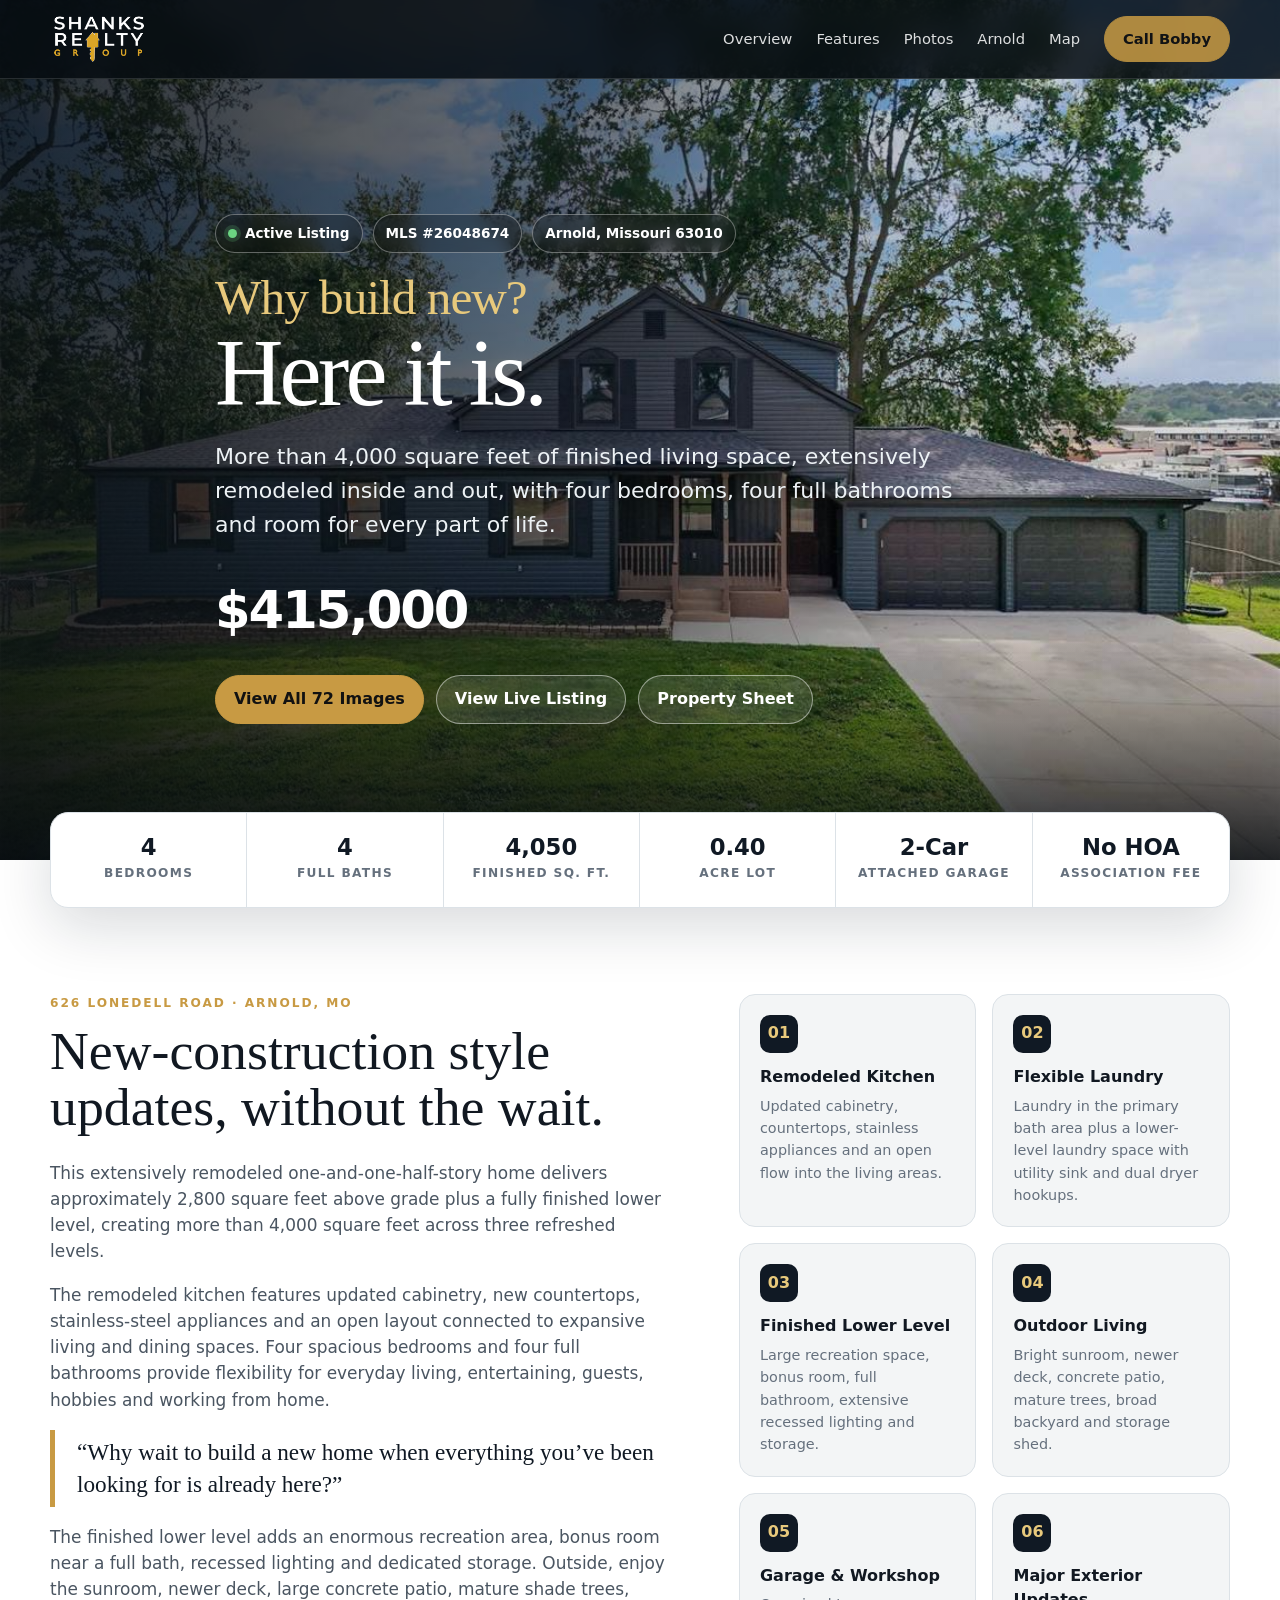
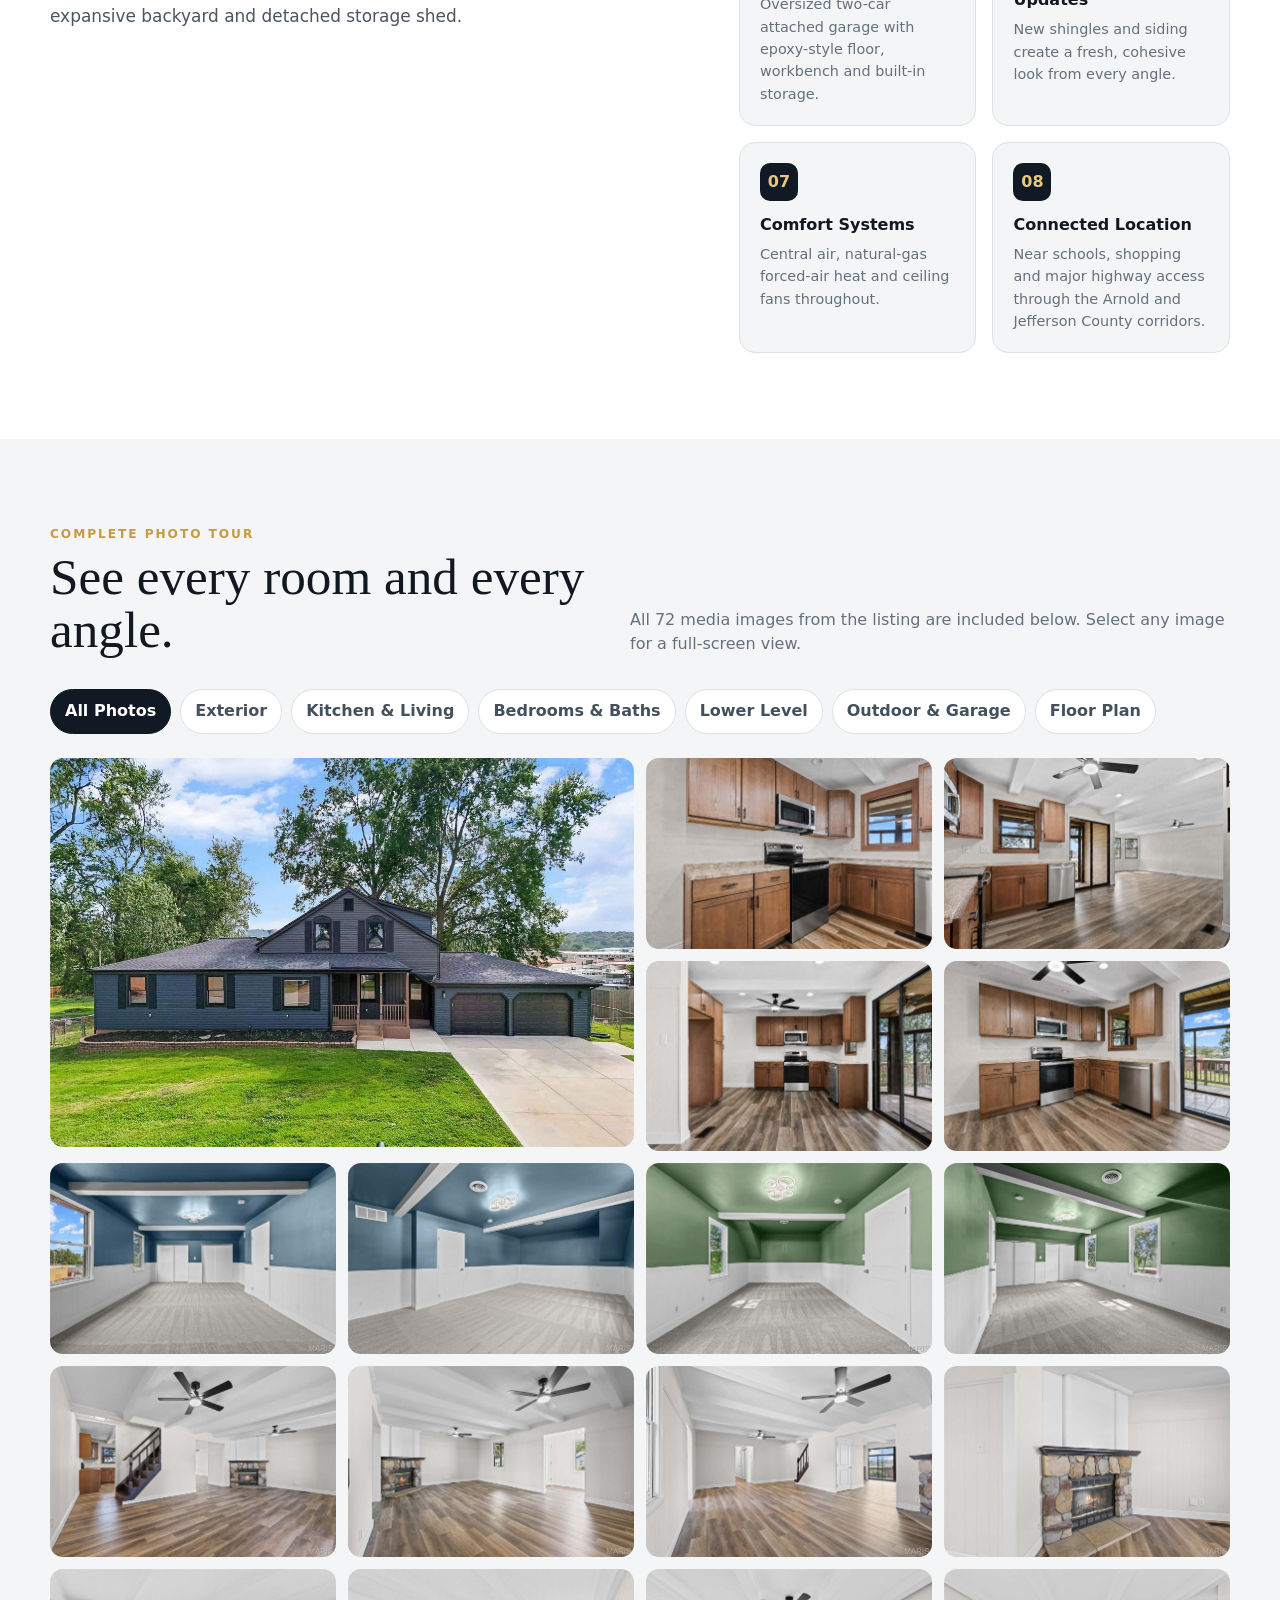
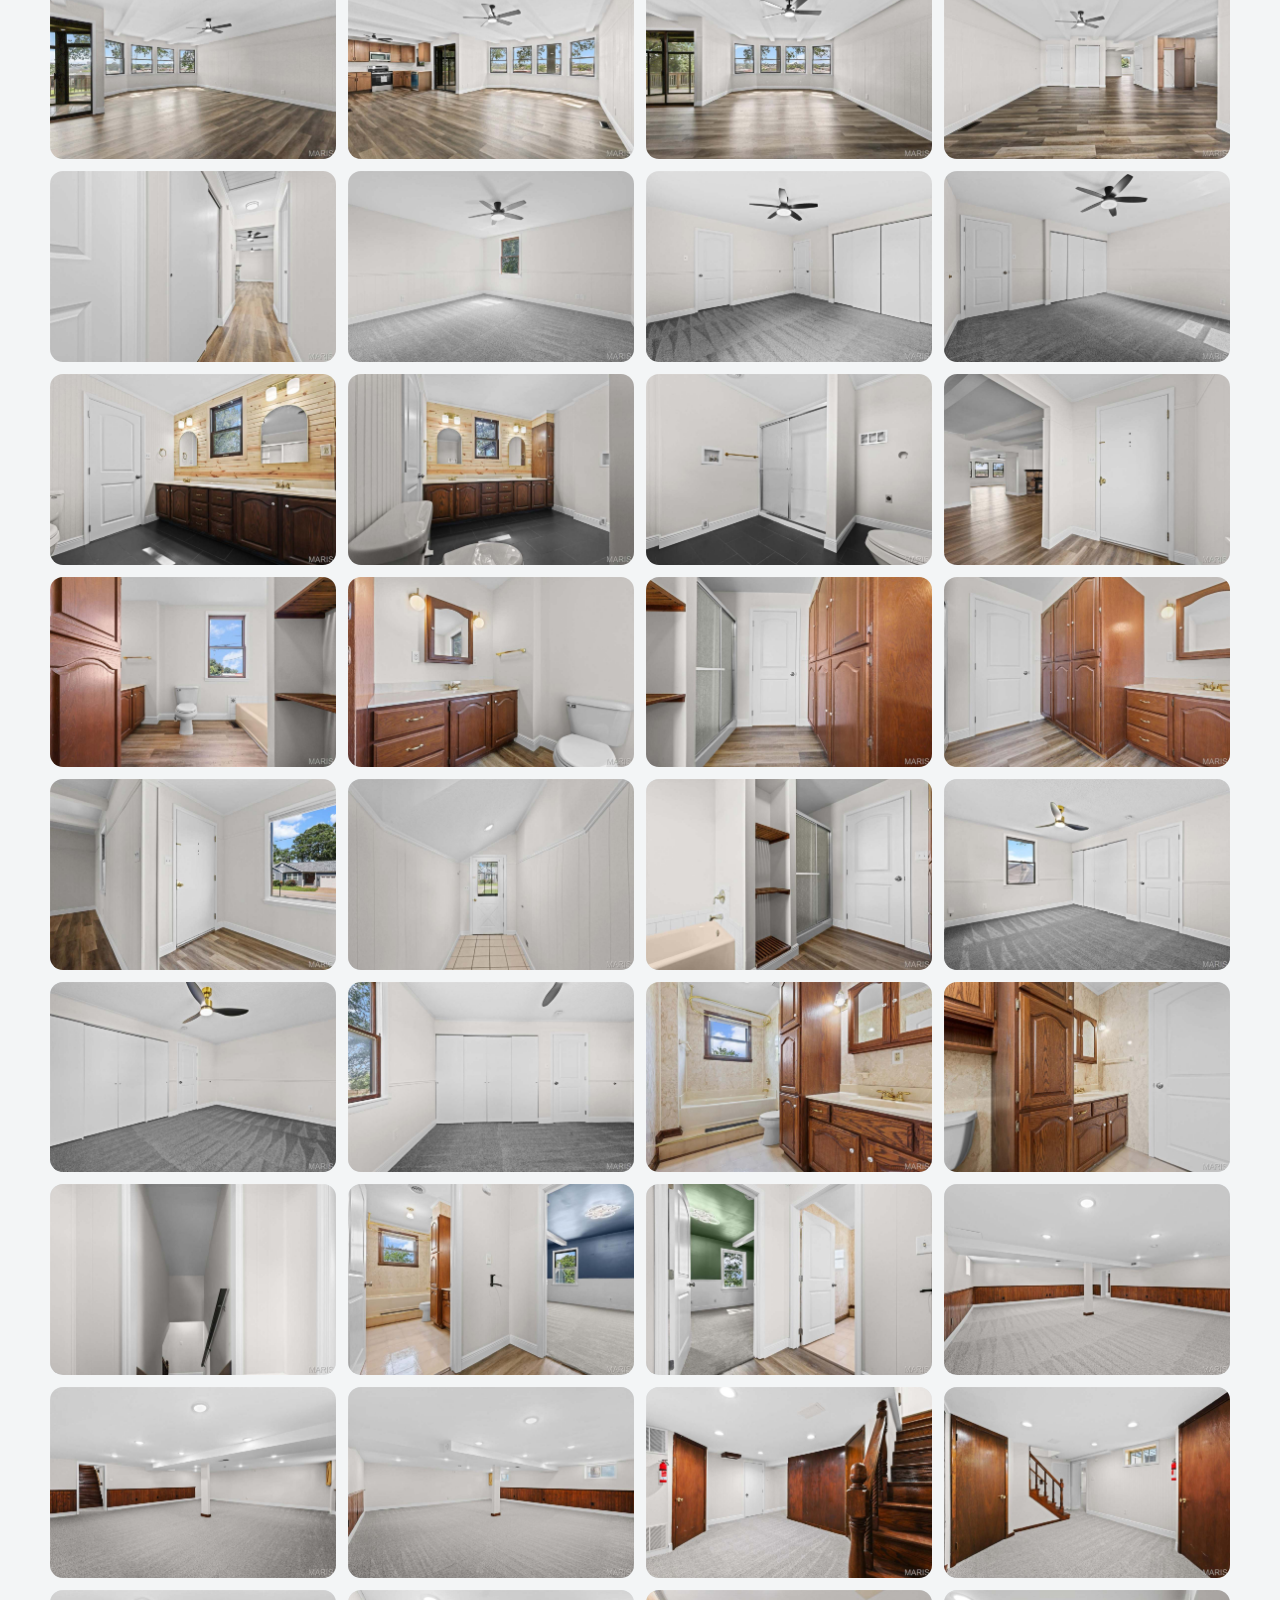
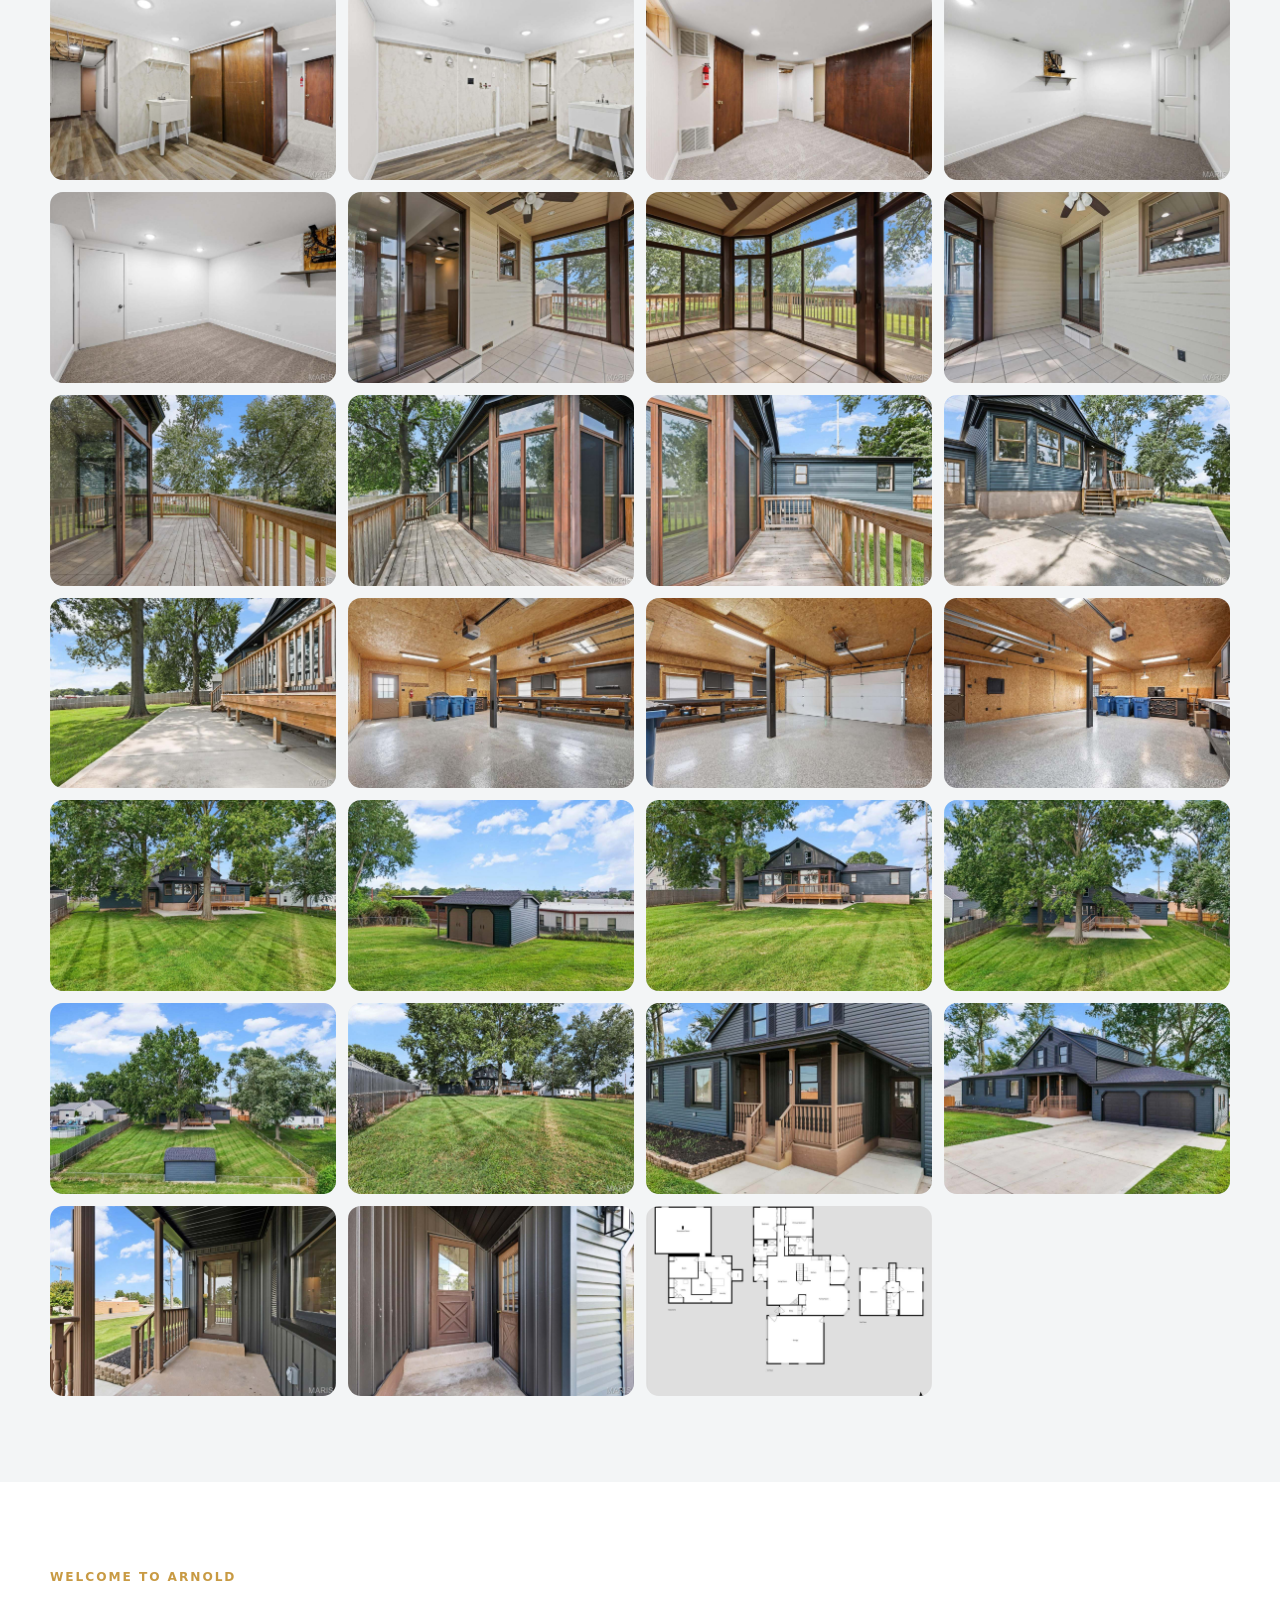
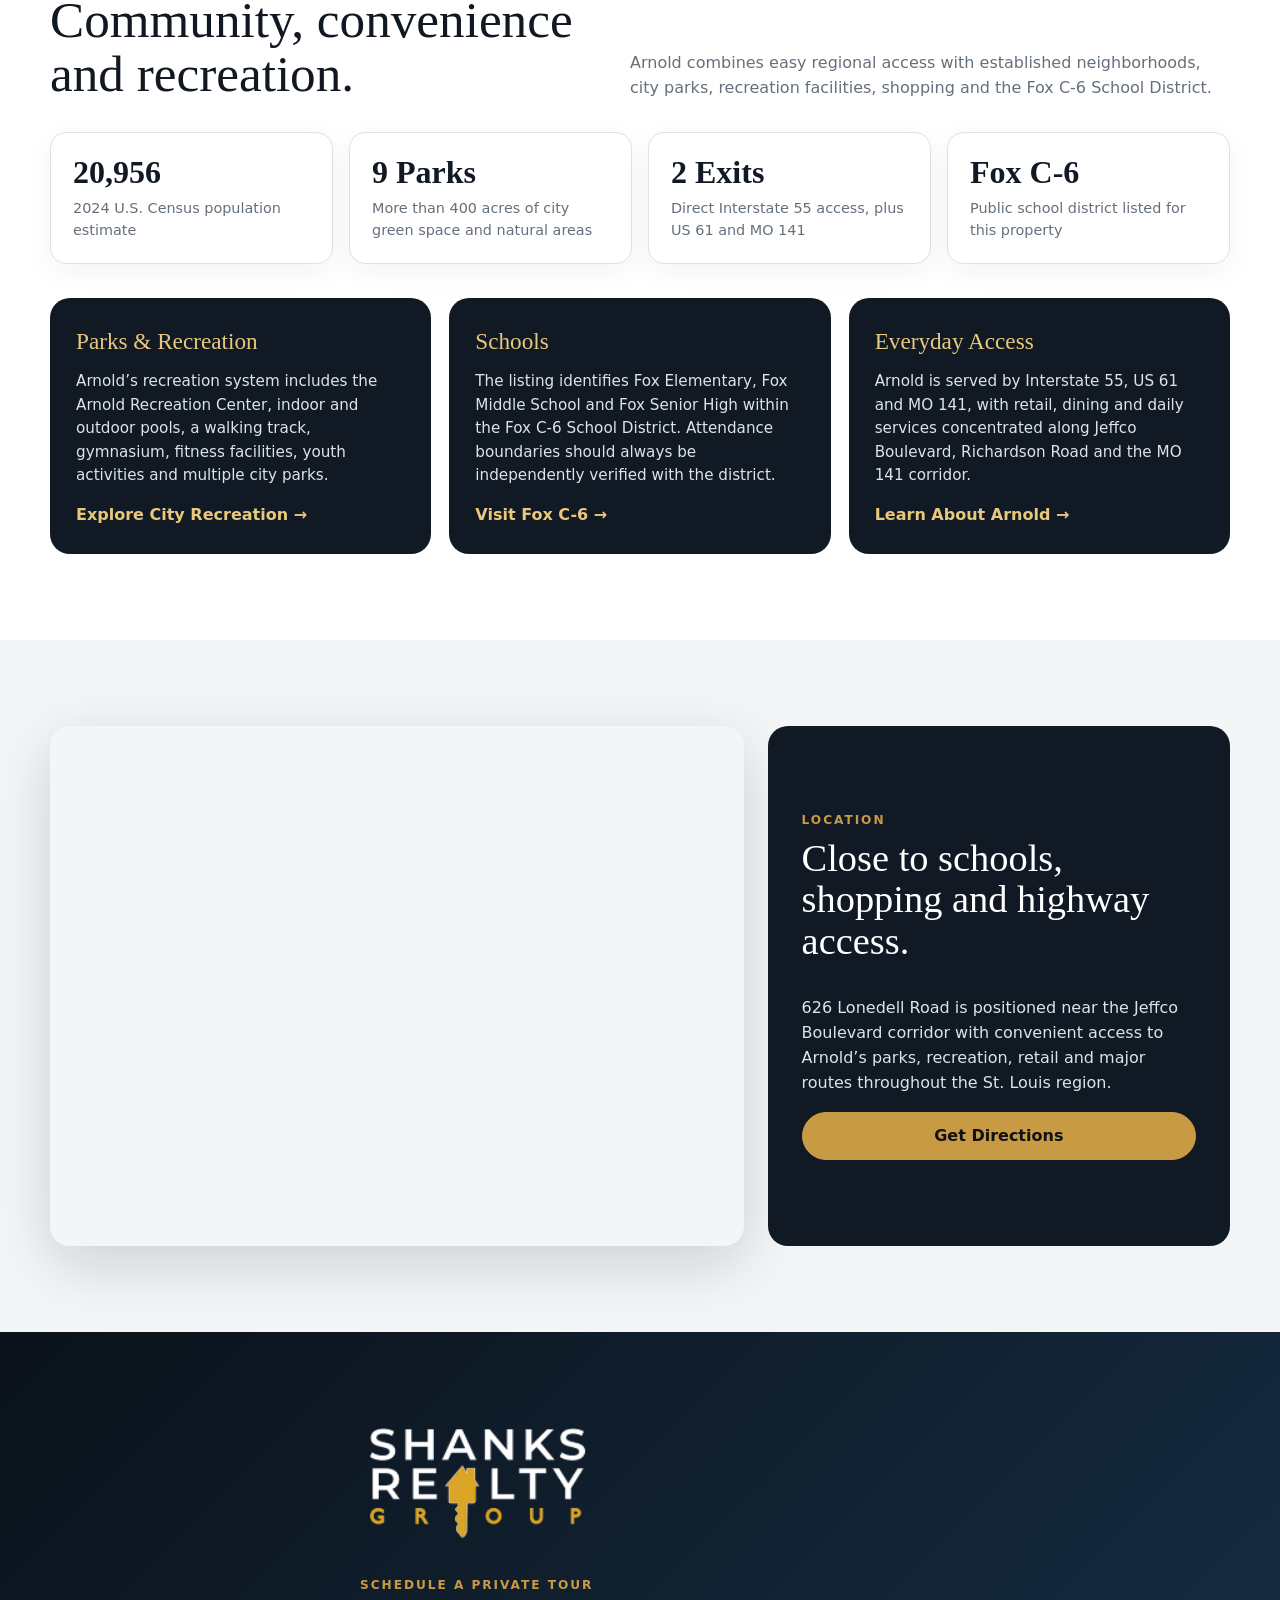
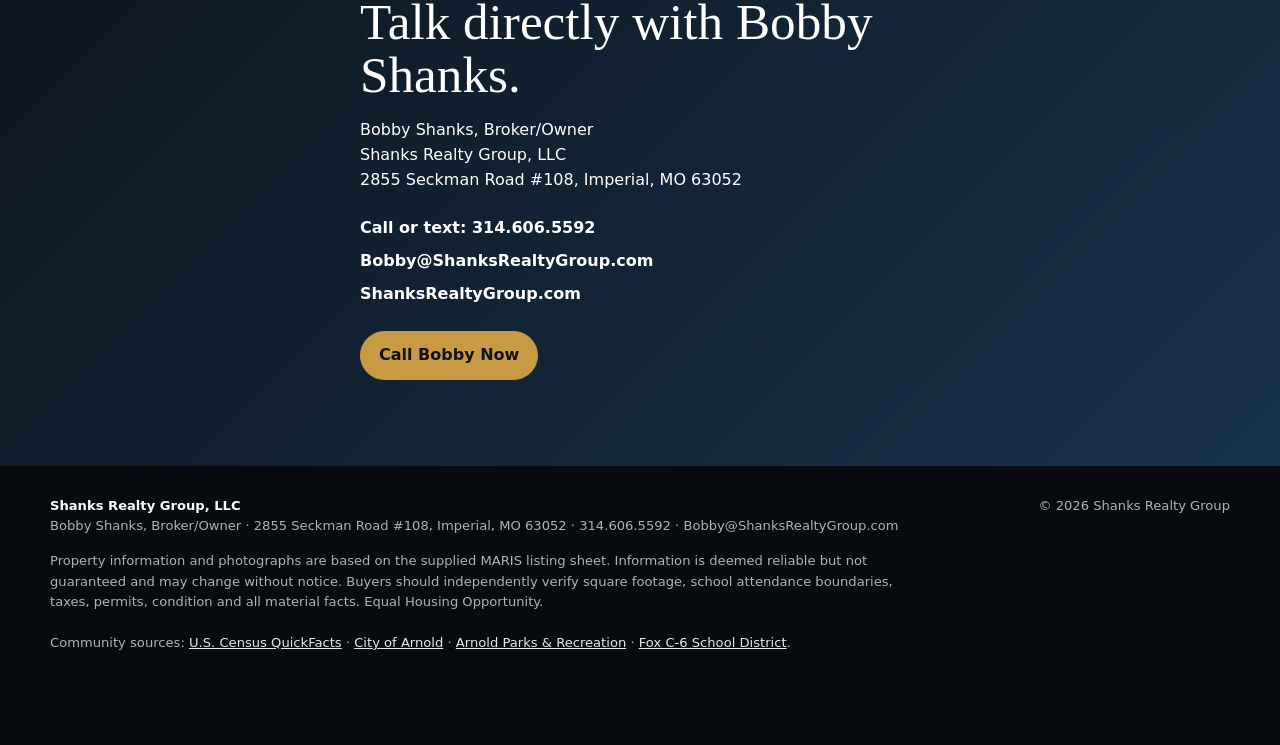
<file: index.html>
<!doctype html>
<html lang="en">
<head>
  <meta charset="utf-8">
  <meta name="viewport" content="width=device-width, initial-scale=1">
  <title>626 Lonedell Road, Arnold MO | Shanks Realty Group</title>
  <meta name="description" content="Explore 626 Lonedell Road in Arnold, Missouri: more than 4,000 finished square feet, 4 bedrooms, 4 full baths, a finished lower level, sunroom, deck, large yard and extensive 2025–2026 remodeling.">
  <meta name="theme-color" content="#101924">
  <meta property="og:type" content="website">
  <meta property="og:title" content="626 Lonedell Road | Arnold, Missouri">
  <meta property="og:description" content="Why build new? This extensively remodeled 4-bedroom, 4-bath home offers more than 4,000 finished square feet.">
  <meta property="og:image" content="./assets/gallery/photo-01.jpg">
  <meta name="twitter:card" content="summary_large_image">
  <link rel="icon" href="data:image/svg+xml,<svg xmlns=%22http://www.w3.org/2000/svg%22 viewBox=%220 0 100 100%22><rect width=%22100%22 height=%22100%22 rx=%2216%22 fill=%22%23080909%22/><text x=%2250%22 y=%2262%22 text-anchor=%22middle%22 font-size=%2242%22 font-family=%22Arial%22 font-weight=%22700%22 fill=%22%23d7aa52%22>SRG</text></svg>">
  <style>
    :root{
      --ink:#111821; --muted:#65707d; --paper:#fff; --soft:#f3f5f6;
      --navy:#101924; --navy2:#18324b; --gold:#c89a43; --gold2:#e8c97c;
      --line:#dce2e7; --shadow:0 18px 60px rgba(11,25,39,.16); --radius:20px;
    }
    *{box-sizing:border-box}
    html{scroll-behavior:smooth;scroll-padding-top:96px}
    body{margin:0;color:var(--ink);background:var(--paper);font-family:Inter,ui-sans-serif,system-ui,-apple-system,BlinkMacSystemFont,"Segoe UI",sans-serif;line-height:1.55}
    body.no-scroll{overflow:hidden}
    a{color:inherit}
    img{display:block;max-width:100%}
    button,input,textarea{font:inherit}
    .wrap{width:min(1180px,calc(100% - 40px));margin:auto}
    .eyebrow{font-size:.76rem;font-weight:800;letter-spacing:.16em;text-transform:uppercase;color:var(--gold)}
    .section{padding:86px 0}
    .section.soft{background:var(--soft)}
    .section-head{display:flex;justify-content:space-between;align-items:end;gap:30px;margin-bottom:32px}
    .section-head h2{font-family:Georgia,"Times New Roman",serif;font-size:clamp(2rem,4vw,3.3rem);line-height:1.05;margin:.35rem 0 0;font-weight:500}
    .section-head p{max-width:600px;margin:0;color:var(--muted)}
    .topbar{position:fixed;inset:0 0 auto;z-index:50;background:rgba(7,12,17,.84);backdrop-filter:blur(14px);border-bottom:1px solid rgba(255,255,255,.13)}
    .topbar-inner{height:78px;display:flex;align-items:center;justify-content:space-between;gap:24px}
    .logo{height:54px;width:auto;flex:0 0 auto}
    .nav{display:flex;align-items:center;gap:24px;color:#fff;font-size:.92rem}
    .nav a{text-decoration:none;opacity:.86}
    .nav a:hover{opacity:1;color:var(--gold2)}
    .nav-cta,.btn{display:inline-flex;align-items:center;justify-content:center;gap:9px;min-height:46px;padding:11px 18px;border-radius:999px;border:1px solid transparent;text-decoration:none;font-weight:800;cursor:pointer;transition:.2s ease}
    .nav-cta,.btn-gold{background:var(--gold);color:#111;border-color:var(--gold)}
    .nav-cta:hover,.btn-gold:hover{background:var(--gold2);transform:translateY(-1px)}
    .btn-dark{background:var(--navy);color:#fff;border-color:var(--navy)}
    .btn-light{background:rgba(255,255,255,.1);color:#fff;border-color:rgba(255,255,255,.48)}
    .btn-outline{background:#fff;color:var(--navy);border-color:var(--line)}
    .hero{min-height:860px;position:relative;display:grid;align-items:end;color:#fff;background:linear-gradient(90deg,rgba(7,12,17,.86) 0%,rgba(7,12,17,.52) 48%,rgba(7,12,17,.14) 75%),url('./assets/gallery/photo-01.jpg') center/cover no-repeat}
    .hero:after{content:"";position:absolute;inset:auto 0 0;height:220px;background:linear-gradient(transparent,rgba(8,13,18,.86))}
    .hero-content{position:relative;z-index:2;padding:170px 0 92px;max-width:850px}
    .status-row{display:flex;flex-wrap:wrap;gap:10px;margin-bottom:23px}
    .pill{display:inline-flex;align-items:center;gap:8px;padding:8px 12px;border:1px solid rgba(255,255,255,.34);border-radius:999px;background:rgba(0,0,0,.24);font-weight:750;font-size:.85rem;backdrop-filter:blur(8px)}
    .pill.active:before{content:"";width:9px;height:9px;border-radius:50%;background:#6bd482;box-shadow:0 0 0 4px rgba(107,212,130,.18)}
    .hero h1{font-family:Georgia,"Times New Roman",serif;font-size:clamp(3.4rem,7.4vw,6.9rem);line-height:.91;margin:0 0 24px;font-weight:500;letter-spacing:-.04em}
    .hero h1 span{display:block;color:var(--gold2);font-size:.52em;letter-spacing:-.02em;margin-bottom:.18em}
    .hero-lead{font-size:clamp(1.1rem,2vw,1.38rem);max-width:760px;color:#edf2f5;margin:0 0 28px}
    .hero-price{font-size:clamp(2.1rem,4vw,3.4rem);font-weight:850;letter-spacing:-.04em;margin:0 0 25px}
    .hero-actions{display:flex;flex-wrap:wrap;gap:12px}
    .facts{position:relative;z-index:3;margin-top:-48px}
    .facts-grid{display:grid;grid-template-columns:repeat(6,1fr);background:#fff;border-radius:18px;box-shadow:var(--shadow);overflow:hidden;border:1px solid var(--line)}
    .fact{padding:22px 18px;text-align:center;border-right:1px solid var(--line)}
    .fact:last-child{border-right:0}
    .fact strong{display:block;color:var(--navy);font-size:1.42rem;line-height:1.1}
    .fact span{font-size:.76rem;text-transform:uppercase;letter-spacing:.11em;color:var(--muted);font-weight:700}
    .story-grid{display:grid;grid-template-columns:1.12fr .88fr;gap:64px;align-items:start}
    .story h2{font-family:Georgia,"Times New Roman",serif;font-size:clamp(2.3rem,4.2vw,4rem);line-height:1.05;margin:10px 0 24px;font-weight:500}
    .story p{font-size:1.06rem;color:#4a5561}
    .quote{font-family:Georgia,"Times New Roman",serif;font-size:1.45rem;line-height:1.4;border-left:5px solid var(--gold);padding:6px 0 6px 22px;color:var(--navy)}
    .feature-grid{display:grid;grid-template-columns:repeat(2,1fr);gap:16px}
    .feature-card{background:var(--soft);border:1px solid var(--line);border-radius:16px;padding:20px}
    .feature-icon{width:38px;height:38px;border-radius:10px;display:grid;place-items:center;background:var(--navy);color:var(--gold2);font-weight:900;margin-bottom:12px}
    .feature-card h3{margin:0 0 5px;font-size:1rem}
    .feature-card p{margin:0;font-size:.9rem;color:var(--muted)}
    .gallery-controls{display:flex;flex-wrap:wrap;gap:9px;margin-bottom:24px}
    .filter{border:1px solid var(--line);background:#fff;border-radius:999px;padding:9px 14px;font-weight:750;cursor:pointer;color:#44505c}
    .filter.active{background:var(--navy);color:#fff;border-color:var(--navy)}
    .gallery-grid{display:grid;grid-template-columns:repeat(4,1fr);gap:12px}
    .gallery-item{position:relative;aspect-ratio:3/2;padding:0;border:0;border-radius:13px;overflow:hidden;background:#dfe5e8;cursor:zoom-in}
    .gallery-item:first-child{grid-column:span 2;grid-row:span 2}
    .gallery-item img{width:100%;height:100%;object-fit:cover;transition:transform .35s ease}
    .gallery-item:hover img{transform:scale(1.045)}
    .gallery-label{position:absolute;left:9px;bottom:9px;background:rgba(4,9,13,.73);color:#fff;border-radius:999px;padding:5px 9px;font-size:.72rem;font-weight:700;opacity:0;transform:translateY(4px);transition:.2s}
    .gallery-item:hover .gallery-label{opacity:1;transform:none}
    .gallery-item[hidden]{display:none}
    .community-grid{display:grid;grid-template-columns:repeat(4,1fr);gap:16px;margin-bottom:34px}
    .community-stat{border-radius:16px;background:#fff;border:1px solid var(--line);padding:22px;box-shadow:0 8px 28px rgba(18,37,53,.05)}
    .community-stat strong{display:block;font-family:Georgia,serif;color:var(--navy);font-size:2rem;line-height:1.1}
    .community-stat span{display:block;margin-top:6px;color:var(--muted);font-size:.9rem}
    .community-panels{display:grid;grid-template-columns:repeat(3,1fr);gap:18px}
    .community-panel{background:var(--navy);color:#fff;border-radius:20px;padding:26px}
    .community-panel h3{margin:0 0 10px;font-family:Georgia,serif;font-size:1.45rem;color:var(--gold2);font-weight:500}
    .community-panel p{margin:0;color:#dce4ea;font-size:.95rem}
    .community-panel a{display:inline-block;margin-top:15px;color:var(--gold2);font-weight:800;text-decoration:none}
    .map-grid{display:grid;grid-template-columns:1.2fr .8fr;gap:24px;align-items:stretch}
    .map-frame{min-height:520px;border:0;width:100%;border-radius:20px;box-shadow:var(--shadow)}
    .map-card{background:var(--navy);color:#fff;border-radius:20px;padding:34px;display:flex;flex-direction:column;justify-content:center}
    .map-card h2{font-family:Georgia,serif;font-size:2.4rem;line-height:1.08;margin:8px 0 18px;font-weight:500}
    .map-card p{color:#dbe4eb}
    .contact{background:linear-gradient(135deg,#0b121a,#18324b);color:#fff}
    .contact-grid{display:grid;grid-template-columns:1fr;gap:24px;align-items:center;justify-content:center;max-width:560px;margin:0 auto}
    .contact-logo{height:130px;width:auto;margin-bottom:28px}
    .contact h2{font-family:Georgia,serif;font-size:clamp(2.2rem,4vw,3.7rem);line-height:1.05;margin:0 0 16px;font-weight:500}
    .contact-links{display:grid;gap:8px;margin:24px 0}
    .contact-links a{text-decoration:none;color:#fff;font-weight:750}
    .footer{background:#070b0f;color:#aab4bd;padding:30px 0 92px;font-size:.82rem}
    .footer-grid{display:grid;grid-template-columns:1fr auto;gap:30px;align-items:start}
    .footer a{color:#e4e9ed}
    .sources{margin-top:15px;max-width:850px}
    .mobile-bar{display:none;position:fixed;z-index:45;inset:auto 0 0;background:#fff;border-top:1px solid var(--line);padding:10px 12px;gap:8px;box-shadow:0 -8px 30px rgba(0,0,0,.12)}
    .mobile-bar .btn{flex:1;min-height:44px;padding:8px 12px}
    .lightbox{position:fixed;z-index:100;inset:0;background:rgba(3,6,9,.94);display:none;align-items:center;justify-content:center;padding:72px 80px 40px}
    .lightbox.open{display:flex}
    .lightbox img{max-width:min(94vw,1400px);max-height:82vh;object-fit:contain;border-radius:8px;box-shadow:0 20px 80px rgba(0,0,0,.55)}
    .lightbox-close,.lightbox-nav{position:absolute;border:1px solid rgba(255,255,255,.28);background:rgba(0,0,0,.35);color:#fff;border-radius:50%;width:48px;height:48px;font-size:1.7rem;cursor:pointer}
    .lightbox-close{top:16px;right:18px}
    .lightbox-nav.prev{left:18px} .lightbox-nav.next{right:18px}
    .lightbox-count{position:absolute;top:26px;left:50%;transform:translateX(-50%);color:#fff;font-weight:800}
    .lightbox-caption{position:absolute;bottom:15px;left:50%;transform:translateX(-50%);color:#dce3e8;text-align:center;width:min(90%,800px)}
    @media(max-width:1000px){
      .nav a:not(.nav-cta){display:none} .hero{min-height:760px}
      .facts-grid{grid-template-columns:repeat(3,1fr)} .fact:nth-child(3){border-right:0} .fact:nth-child(-n+3){border-bottom:1px solid var(--line)}
      .story-grid,.contact-grid,.map-grid{grid-template-columns:1fr} .gallery-grid{grid-template-columns:repeat(3,1fr)}
      .community-grid{grid-template-columns:repeat(2,1fr)} .community-panels{grid-template-columns:1fr}
    }
    @media(max-width:680px){
      html{scroll-padding-top:80px}
      .wrap{width:min(100% - 28px,1180px)} .topbar-inner{height:68px} .logo{height:42px} .nav-cta{padding:9px 13px;font-size:.84rem}
      .hero{min-height:720px;background-position:58% center} .hero-content{padding:130px 0 78px} .hero h1{font-size:3.75rem}
      .facts{margin-top:-28px} .facts-grid{grid-template-columns:repeat(2,1fr)} .fact:nth-child(odd){border-right:1px solid var(--line)} .fact:nth-child(even){border-right:0} .fact:nth-child(-n+4){border-bottom:1px solid var(--line)}
      .section{padding:64px 0} .section-head{display:block} .section-head p{margin-top:12px}
      .story-grid{gap:34px} .feature-grid{grid-template-columns:1fr}
      .gallery-grid{grid-template-columns:repeat(2,1fr);gap:7px} .gallery-item:first-child{grid-column:span 2;grid-row:span 1}
      .gallery-label{display:none} .community-grid{grid-template-columns:1fr 1fr;gap:10px} .community-stat{padding:18px}
      .footer-grid{grid-template-columns:1fr}
      .mobile-bar{display:flex} .footer{padding-bottom:105px} .lightbox{padding:70px 12px} .lightbox-nav{width:42px;height:42px} .lightbox-nav.prev{left:8px} .lightbox-nav.next{right:8px}
    }
    @media(prefers-reduced-motion:reduce){*{scroll-behavior:auto!important;transition:none!important}}
  </style>
  <script type="application/ld+json">
  {
    "@context":"https://schema.org",
    "@type":"SingleFamilyResidence",
    "name":"626 Lonedell Road",
    "address":{"@type":"PostalAddress","streetAddress":"626 Lonedell Road","addressLocality":"Arnold","addressRegion":"MO","postalCode":"63010","addressCountry":"US"},
    "numberOfBedrooms":4,
    "numberOfBathroomsTotal":4,
    "floorSize":{"@type":"QuantitativeValue","value":4050,"unitCode":"FTK"},
    "yearBuilt":1977,
    "image":"./assets/gallery/photo-01.jpg",
    "offers":{"@type":"Offer","price":"415000","priceCurrency":"USD","availability":"https://schema.org/InStock"}
  }
  </script>
</head>
<body>
  <header class="topbar">
    <div class="wrap topbar-inner">
      <a href="#top" aria-label="Shanks Realty Group home"><img class="logo" src="./assets/logo-trimmed.png" alt="Shanks Realty Group"></a>
      <nav class="nav" aria-label="Primary navigation">
        <a href="#overview">Overview</a><a href="#features">Features</a><a href="#gallery">Photos</a><a href="#community">Arnold</a><a href="#map">Map</a>
        <a class="nav-cta" href="tel:+13146065592">Call Bobby</a>
      </nav>
    </div>
  </header>

  <main id="top">
    <section class="hero">
      <div class="wrap hero-content">
        <div class="status-row"><span class="pill active">Active Listing</span><span class="pill">MLS #26048674</span><span class="pill">Arnold, Missouri 63010</span></div>
        <h1><span>Why build new?</span>Here it is.</h1>
        <p class="hero-lead">More than 4,000 square feet of finished living space, extensively remodeled inside and out, with four bedrooms, four full bathrooms and room for every part of life.</p>
        <div class="hero-price">$415,000</div>
        <div class="hero-actions">
          <a class="btn btn-gold" href="#gallery">View All 72 Images</a>
          <a class="btn btn-light" href="https://portal.onehome.com/en-US/share/2990079e62923" target="_blank" rel="noopener">View Live Listing</a>
          <a class="btn btn-light" href="./assets/626-Lonedell-Road-Property-Sheet.pdf" download="626-Lonedell-Road-Property-Sheet.pdf" target="_blank">Property Sheet</a>
        </div>
      </div>
    </section>

    <div class="facts">
      <div class="wrap facts-grid">
        <div class="fact"><strong>4</strong><span>Bedrooms</span></div>
        <div class="fact"><strong>4</strong><span>Full Baths</span></div>
        <div class="fact"><strong>4,050</strong><span>Finished Sq. Ft.</span></div>
        <div class="fact"><strong>0.40</strong><span>Acre Lot</span></div>
        <div class="fact"><strong>2-Car</strong><span>Attached Garage</span></div>
        <div class="fact"><strong>No HOA</strong><span>Association Fee</span></div>
      </div>
    </div>

    <section class="section story" id="overview">
      <div class="wrap story-grid">
        <div>
          <div class="eyebrow">626 Lonedell Road · Arnold, MO</div>
          <h2>New-construction style updates, without the wait.</h2>
          <p>This extensively remodeled one-and-one-half-story home delivers approximately 2,800 square feet above grade plus a fully finished lower level, creating more than 4,000 square feet across three refreshed levels.</p>
          <p>The remodeled kitchen features updated cabinetry, new countertops, stainless-steel appliances and an open layout connected to expansive living and dining spaces. Four spacious bedrooms and four full bathrooms provide flexibility for everyday living, entertaining, guests, hobbies and working from home.</p>
          <div class="quote">“Why wait to build a new home when everything you’ve been looking for is already here?”</div>
          <p>The finished lower level adds an enormous recreation area, bonus room near a full bath, recessed lighting and dedicated storage. Outside, enjoy the sunroom, newer deck, large concrete patio, mature shade trees, expansive backyard and detached storage shed.</p>
        </div>
        <div class="feature-grid" id="features">
          <article class="feature-card"><div class="feature-icon">01</div><h3>Remodeled Kitchen</h3><p>Updated cabinetry, countertops, stainless appliances and an open flow into the living areas.</p></article>
          <article class="feature-card"><div class="feature-icon">02</div><h3>Flexible Laundry</h3><p>Laundry in the primary bath area plus a lower-level laundry space with utility sink and dual dryer hookups.</p></article>
          <article class="feature-card"><div class="feature-icon">03</div><h3>Finished Lower Level</h3><p>Large recreation space, bonus room, full bathroom, extensive recessed lighting and storage.</p></article>
          <article class="feature-card"><div class="feature-icon">04</div><h3>Outdoor Living</h3><p>Bright sunroom, newer deck, concrete patio, mature trees, broad backyard and storage shed.</p></article>
          <article class="feature-card"><div class="feature-icon">05</div><h3>Garage & Workshop</h3><p>Oversized two-car attached garage with epoxy-style floor, workbench and built-in storage.</p></article>
          <article class="feature-card"><div class="feature-icon">06</div><h3>Major Exterior Updates</h3><p>New shingles and siding create a fresh, cohesive look from every angle.</p></article>
          <article class="feature-card"><div class="feature-icon">07</div><h3>Comfort Systems</h3><p>Central air, natural-gas forced-air heat and ceiling fans throughout.</p></article>
          <article class="feature-card"><div class="feature-icon">08</div><h3>Connected Location</h3><p>Near schools, shopping and major highway access through the Arnold and Jefferson County corridors.</p></article>
        </div>
      </div>
    </section>

    <section class="section soft" id="gallery">
      <div class="wrap">
        <div class="section-head"><div><div class="eyebrow">Complete Photo Tour</div><h2>See every room and every angle.</h2></div><p>All 72 media images from the listing are included below. Select any image for a full-screen view.</p></div>
        <div class="gallery-controls" role="group" aria-label="Photo filters">
          <button class="filter active" data-filter="all" aria-pressed="true">All Photos</button>
          <button class="filter" data-filter="exterior" aria-pressed="false">Exterior</button>
          <button class="filter" data-filter="main" aria-pressed="false">Kitchen & Living</button>
          <button class="filter" data-filter="beds" aria-pressed="false">Bedrooms & Baths</button>
          <button class="filter" data-filter="lower" aria-pressed="false">Lower Level</button>
          <button class="filter" data-filter="outdoor" aria-pressed="false">Outdoor & Garage</button>
          <button class="filter" data-filter="floorplan" aria-pressed="false">Floor Plan</button>
        </div>
        <div class="gallery-grid"><button class="gallery-item" data-category="exterior" data-index="0" aria-label="Open photo 1: Front Exterior">
      <img src="./assets/gallery/photo-01.jpg" alt="626 Lonedell Road - Front Exterior, photo 1" fetchpriority="high">
      <span class="gallery-label">Front Exterior</span>
    </button>
<button class="gallery-item" data-category="main" data-index="1" aria-label="Open photo 2: Kitchen & Main Living">
      <img src="./assets/gallery/photo-02.jpg" alt="626 Lonedell Road - Kitchen & Main Living, photo 2" fetchpriority="high">
      <span class="gallery-label">Kitchen & Main Living</span>
    </button>
<button class="gallery-item" data-category="main" data-index="2" aria-label="Open photo 3: Kitchen & Main Living">
      <img src="./assets/gallery/photo-03.jpg" alt="626 Lonedell Road - Kitchen & Main Living, photo 3" fetchpriority="high">
      <span class="gallery-label">Kitchen & Main Living</span>
    </button>
<button class="gallery-item" data-category="main" data-index="3" aria-label="Open photo 4: Kitchen & Main Living">
      <img src="./assets/gallery/photo-04.jpg" alt="626 Lonedell Road - Kitchen & Main Living, photo 4" fetchpriority="high">
      <span class="gallery-label">Kitchen & Main Living</span>
    </button>
<button class="gallery-item" data-category="main" data-index="4" aria-label="Open photo 5: Kitchen & Main Living">
      <img src="./assets/gallery/photo-05.jpg" alt="626 Lonedell Road - Kitchen & Main Living, photo 5" loading="lazy">
      <span class="gallery-label">Kitchen & Main Living</span>
    </button>
<button class="gallery-item" data-category="main" data-index="5" aria-label="Open photo 6: Kitchen & Main Living">
      <img src="./assets/gallery/photo-06.jpg" alt="626 Lonedell Road - Kitchen & Main Living, photo 6" loading="lazy">
      <span class="gallery-label">Kitchen & Main Living</span>
    </button>
<button class="gallery-item" data-category="main" data-index="6" aria-label="Open photo 7: Kitchen & Main Living">
      <img src="./assets/gallery/photo-07.jpg" alt="626 Lonedell Road - Kitchen & Main Living, photo 7" loading="lazy">
      <span class="gallery-label">Kitchen & Main Living</span>
    </button>
<button class="gallery-item" data-category="main" data-index="7" aria-label="Open photo 8: Kitchen & Main Living">
      <img src="./assets/gallery/photo-08.jpg" alt="626 Lonedell Road - Kitchen & Main Living, photo 8" loading="lazy">
      <span class="gallery-label">Kitchen & Main Living</span>
    </button>
<button class="gallery-item" data-category="main" data-index="8" aria-label="Open photo 9: Kitchen & Main Living">
      <img src="./assets/gallery/photo-09.jpg" alt="626 Lonedell Road - Kitchen & Main Living, photo 9" loading="lazy">
      <span class="gallery-label">Kitchen & Main Living</span>
    </button>
<button class="gallery-item" data-category="main" data-index="9" aria-label="Open photo 10: Kitchen & Main Living">
      <img src="./assets/gallery/photo-10.jpg" alt="626 Lonedell Road - Kitchen & Main Living, photo 10" loading="lazy">
      <span class="gallery-label">Kitchen & Main Living</span>
    </button>
<button class="gallery-item" data-category="main" data-index="10" aria-label="Open photo 11: Kitchen & Main Living">
      <img src="./assets/gallery/photo-11.jpg" alt="626 Lonedell Road - Kitchen & Main Living, photo 11" loading="lazy">
      <span class="gallery-label">Kitchen & Main Living</span>
    </button>
<button class="gallery-item" data-category="main" data-index="11" aria-label="Open photo 12: Kitchen & Main Living">
      <img src="./assets/gallery/photo-12.jpg" alt="626 Lonedell Road - Kitchen & Main Living, photo 12" loading="lazy">
      <span class="gallery-label">Kitchen & Main Living</span>
    </button>
<button class="gallery-item" data-category="main" data-index="12" aria-label="Open photo 13: Kitchen & Main Living">
      <img src="./assets/gallery/photo-13.jpg" alt="626 Lonedell Road - Kitchen & Main Living, photo 13" loading="lazy">
      <span class="gallery-label">Kitchen & Main Living</span>
    </button>
<button class="gallery-item" data-category="main" data-index="13" aria-label="Open photo 14: Kitchen & Main Living">
      <img src="./assets/gallery/photo-14.jpg" alt="626 Lonedell Road - Kitchen & Main Living, photo 14" loading="lazy">
      <span class="gallery-label">Kitchen & Main Living</span>
    </button>
<button class="gallery-item" data-category="main" data-index="14" aria-label="Open photo 15: Kitchen & Main Living">
      <img src="./assets/gallery/photo-15.jpg" alt="626 Lonedell Road - Kitchen & Main Living, photo 15" loading="lazy">
      <span class="gallery-label">Kitchen & Main Living</span>
    </button>
<button class="gallery-item" data-category="main" data-index="15" aria-label="Open photo 16: Kitchen & Main Living">
      <img src="./assets/gallery/photo-16.jpg" alt="626 Lonedell Road - Kitchen & Main Living, photo 16" loading="lazy">
      <span class="gallery-label">Kitchen & Main Living</span>
    </button>
<button class="gallery-item" data-category="main" data-index="16" aria-label="Open photo 17: Kitchen & Main Living">
      <img src="./assets/gallery/photo-17.jpg" alt="626 Lonedell Road - Kitchen & Main Living, photo 17" loading="lazy">
      <span class="gallery-label">Kitchen & Main Living</span>
    </button>
<button class="gallery-item" data-category="main" data-index="17" aria-label="Open photo 18: Kitchen & Main Living">
      <img src="./assets/gallery/photo-18.jpg" alt="626 Lonedell Road - Kitchen & Main Living, photo 18" loading="lazy">
      <span class="gallery-label">Kitchen & Main Living</span>
    </button>
<button class="gallery-item" data-category="beds" data-index="18" aria-label="Open photo 19: Bedrooms & Bathrooms">
      <img src="./assets/gallery/photo-19.jpg" alt="626 Lonedell Road - Bedrooms & Bathrooms, photo 19" loading="lazy">
      <span class="gallery-label">Bedrooms & Bathrooms</span>
    </button>
<button class="gallery-item" data-category="beds" data-index="19" aria-label="Open photo 20: Bedrooms & Bathrooms">
      <img src="./assets/gallery/photo-20.jpg" alt="626 Lonedell Road - Bedrooms & Bathrooms, photo 20" loading="lazy">
      <span class="gallery-label">Bedrooms & Bathrooms</span>
    </button>
<button class="gallery-item" data-category="beds" data-index="20" aria-label="Open photo 21: Bedrooms & Bathrooms">
      <img src="./assets/gallery/photo-21.jpg" alt="626 Lonedell Road - Bedrooms & Bathrooms, photo 21" loading="lazy">
      <span class="gallery-label">Bedrooms & Bathrooms</span>
    </button>
<button class="gallery-item" data-category="beds" data-index="21" aria-label="Open photo 22: Bedrooms & Bathrooms">
      <img src="./assets/gallery/photo-22.jpg" alt="626 Lonedell Road - Bedrooms & Bathrooms, photo 22" loading="lazy">
      <span class="gallery-label">Bedrooms & Bathrooms</span>
    </button>
<button class="gallery-item" data-category="beds" data-index="22" aria-label="Open photo 23: Bedrooms & Bathrooms">
      <img src="./assets/gallery/photo-23.jpg" alt="626 Lonedell Road - Bedrooms & Bathrooms, photo 23" loading="lazy">
      <span class="gallery-label">Bedrooms & Bathrooms</span>
    </button>
<button class="gallery-item" data-category="beds" data-index="23" aria-label="Open photo 24: Bedrooms & Bathrooms">
      <img src="./assets/gallery/photo-24.jpg" alt="626 Lonedell Road - Bedrooms & Bathrooms, photo 24" loading="lazy">
      <span class="gallery-label">Bedrooms & Bathrooms</span>
    </button>
<button class="gallery-item" data-category="main" data-index="24" aria-label="Open photo 25: Kitchen & Main Living">
      <img src="./assets/gallery/photo-25.jpg" alt="626 Lonedell Road - Kitchen & Main Living, photo 25" loading="lazy">
      <span class="gallery-label">Kitchen & Main Living</span>
    </button>
<button class="gallery-item" data-category="beds" data-index="25" aria-label="Open photo 26: Bedrooms & Bathrooms">
      <img src="./assets/gallery/photo-26.jpg" alt="626 Lonedell Road - Bedrooms & Bathrooms, photo 26" loading="lazy">
      <span class="gallery-label">Bedrooms & Bathrooms</span>
    </button>
<button class="gallery-item" data-category="beds" data-index="26" aria-label="Open photo 27: Bedrooms & Bathrooms">
      <img src="./assets/gallery/photo-27.jpg" alt="626 Lonedell Road - Bedrooms & Bathrooms, photo 27" loading="lazy">
      <span class="gallery-label">Bedrooms & Bathrooms</span>
    </button>
<button class="gallery-item" data-category="beds" data-index="27" aria-label="Open photo 28: Bedrooms & Bathrooms">
      <img src="./assets/gallery/photo-28.jpg" alt="626 Lonedell Road - Bedrooms & Bathrooms, photo 28" loading="lazy">
      <span class="gallery-label">Bedrooms & Bathrooms</span>
    </button>
<button class="gallery-item" data-category="beds" data-index="28" aria-label="Open photo 29: Bedrooms & Bathrooms">
      <img src="./assets/gallery/photo-29.jpg" alt="626 Lonedell Road - Bedrooms & Bathrooms, photo 29" loading="lazy">
      <span class="gallery-label">Bedrooms & Bathrooms</span>
    </button>
<button class="gallery-item" data-category="main" data-index="29" aria-label="Open photo 30: Kitchen & Main Living">
      <img src="./assets/gallery/photo-30.jpg" alt="626 Lonedell Road - Kitchen & Main Living, photo 30" loading="lazy">
      <span class="gallery-label">Kitchen & Main Living</span>
    </button>
<button class="gallery-item" data-category="main" data-index="30" aria-label="Open photo 31: Kitchen & Main Living">
      <img src="./assets/gallery/photo-31.jpg" alt="626 Lonedell Road - Kitchen & Main Living, photo 31" loading="lazy">
      <span class="gallery-label">Kitchen & Main Living</span>
    </button>
<button class="gallery-item" data-category="beds" data-index="31" aria-label="Open photo 32: Bedrooms & Bathrooms">
      <img src="./assets/gallery/photo-32.jpg" alt="626 Lonedell Road - Bedrooms & Bathrooms, photo 32" loading="lazy">
      <span class="gallery-label">Bedrooms & Bathrooms</span>
    </button>
<button class="gallery-item" data-category="beds" data-index="32" aria-label="Open photo 33: Bedrooms & Bathrooms">
      <img src="./assets/gallery/photo-33.jpg" alt="626 Lonedell Road - Bedrooms & Bathrooms, photo 33" loading="lazy">
      <span class="gallery-label">Bedrooms & Bathrooms</span>
    </button>
<button class="gallery-item" data-category="beds" data-index="33" aria-label="Open photo 34: Bedrooms & Bathrooms">
      <img src="./assets/gallery/photo-34.jpg" alt="626 Lonedell Road - Bedrooms & Bathrooms, photo 34" loading="lazy">
      <span class="gallery-label">Bedrooms & Bathrooms</span>
    </button>
<button class="gallery-item" data-category="beds" data-index="34" aria-label="Open photo 35: Bedrooms & Bathrooms">
      <img src="./assets/gallery/photo-35.jpg" alt="626 Lonedell Road - Bedrooms & Bathrooms, photo 35" loading="lazy">
      <span class="gallery-label">Bedrooms & Bathrooms</span>
    </button>
<button class="gallery-item" data-category="beds" data-index="35" aria-label="Open photo 36: Bedrooms & Bathrooms">
      <img src="./assets/gallery/photo-36.jpg" alt="626 Lonedell Road - Bedrooms & Bathrooms, photo 36" loading="lazy">
      <span class="gallery-label">Bedrooms & Bathrooms</span>
    </button>
<button class="gallery-item" data-category="beds" data-index="36" aria-label="Open photo 37: Bedrooms & Bathrooms">
      <img src="./assets/gallery/photo-37.jpg" alt="626 Lonedell Road - Bedrooms & Bathrooms, photo 37" loading="lazy">
      <span class="gallery-label">Bedrooms & Bathrooms</span>
    </button>
<button class="gallery-item" data-category="beds" data-index="37" aria-label="Open photo 38: Bedrooms & Bathrooms">
      <img src="./assets/gallery/photo-38.jpg" alt="626 Lonedell Road - Bedrooms & Bathrooms, photo 38" loading="lazy">
      <span class="gallery-label">Bedrooms & Bathrooms</span>
    </button>
<button class="gallery-item" data-category="beds" data-index="38" aria-label="Open photo 39: Bedrooms & Bathrooms">
      <img src="./assets/gallery/photo-39.jpg" alt="626 Lonedell Road - Bedrooms & Bathrooms, photo 39" loading="lazy">
      <span class="gallery-label">Bedrooms & Bathrooms</span>
    </button>
<button class="gallery-item" data-category="beds" data-index="39" aria-label="Open photo 40: Bedrooms & Bathrooms">
      <img src="./assets/gallery/photo-40.jpg" alt="626 Lonedell Road - Bedrooms & Bathrooms, photo 40" loading="lazy">
      <span class="gallery-label">Bedrooms & Bathrooms</span>
    </button>
<button class="gallery-item" data-category="lower" data-index="40" aria-label="Open photo 41: Finished Lower Level">
      <img src="./assets/gallery/photo-41.jpg" alt="626 Lonedell Road - Finished Lower Level, photo 41" loading="lazy">
      <span class="gallery-label">Finished Lower Level</span>
    </button>
<button class="gallery-item" data-category="lower" data-index="41" aria-label="Open photo 42: Finished Lower Level">
      <img src="./assets/gallery/photo-42.jpg" alt="626 Lonedell Road - Finished Lower Level, photo 42" loading="lazy">
      <span class="gallery-label">Finished Lower Level</span>
    </button>
<button class="gallery-item" data-category="lower" data-index="42" aria-label="Open photo 43: Finished Lower Level">
      <img src="./assets/gallery/photo-43.jpg" alt="626 Lonedell Road - Finished Lower Level, photo 43" loading="lazy">
      <span class="gallery-label">Finished Lower Level</span>
    </button>
<button class="gallery-item" data-category="lower" data-index="43" aria-label="Open photo 44: Finished Lower Level">
      <img src="./assets/gallery/photo-44.jpg" alt="626 Lonedell Road - Finished Lower Level, photo 44" loading="lazy">
      <span class="gallery-label">Finished Lower Level</span>
    </button>
<button class="gallery-item" data-category="lower" data-index="44" aria-label="Open photo 45: Finished Lower Level">
      <img src="./assets/gallery/photo-45.jpg" alt="626 Lonedell Road - Finished Lower Level, photo 45" loading="lazy">
      <span class="gallery-label">Finished Lower Level</span>
    </button>
<button class="gallery-item" data-category="lower" data-index="45" aria-label="Open photo 46: Finished Lower Level">
      <img src="./assets/gallery/photo-46.jpg" alt="626 Lonedell Road - Finished Lower Level, photo 46" loading="lazy">
      <span class="gallery-label">Finished Lower Level</span>
    </button>
<button class="gallery-item" data-category="lower" data-index="46" aria-label="Open photo 47: Finished Lower Level">
      <img src="./assets/gallery/photo-47.jpg" alt="626 Lonedell Road - Finished Lower Level, photo 47" loading="lazy">
      <span class="gallery-label">Finished Lower Level</span>
    </button>
<button class="gallery-item" data-category="lower" data-index="47" aria-label="Open photo 48: Finished Lower Level">
      <img src="./assets/gallery/photo-48.jpg" alt="626 Lonedell Road - Finished Lower Level, photo 48" loading="lazy">
      <span class="gallery-label">Finished Lower Level</span>
    </button>
<button class="gallery-item" data-category="lower" data-index="48" aria-label="Open photo 49: Finished Lower Level">
      <img src="./assets/gallery/photo-49.jpg" alt="626 Lonedell Road - Finished Lower Level, photo 49" loading="lazy">
      <span class="gallery-label">Finished Lower Level</span>
    </button>
<button class="gallery-item" data-category="lower" data-index="49" aria-label="Open photo 50: Finished Lower Level">
      <img src="./assets/gallery/photo-50.jpg" alt="626 Lonedell Road - Finished Lower Level, photo 50" loading="lazy">
      <span class="gallery-label">Finished Lower Level</span>
    </button>
<button class="gallery-item" data-category="outdoor" data-index="50" aria-label="Open photo 51: Sunroom & Deck">
      <img src="./assets/gallery/photo-51.jpg" alt="626 Lonedell Road - Sunroom & Deck, photo 51" loading="lazy">
      <span class="gallery-label">Sunroom & Deck</span>
    </button>
<button class="gallery-item" data-category="outdoor" data-index="51" aria-label="Open photo 52: Sunroom & Deck">
      <img src="./assets/gallery/photo-52.jpg" alt="626 Lonedell Road - Sunroom & Deck, photo 52" loading="lazy">
      <span class="gallery-label">Sunroom & Deck</span>
    </button>
<button class="gallery-item" data-category="outdoor" data-index="52" aria-label="Open photo 53: Sunroom & Deck">
      <img src="./assets/gallery/photo-53.jpg" alt="626 Lonedell Road - Sunroom & Deck, photo 53" loading="lazy">
      <span class="gallery-label">Sunroom & Deck</span>
    </button>
<button class="gallery-item" data-category="outdoor" data-index="53" aria-label="Open photo 54: Sunroom & Deck">
      <img src="./assets/gallery/photo-54.jpg" alt="626 Lonedell Road - Sunroom & Deck, photo 54" loading="lazy">
      <span class="gallery-label">Sunroom & Deck</span>
    </button>
<button class="gallery-item" data-category="outdoor" data-index="54" aria-label="Open photo 55: Sunroom & Deck">
      <img src="./assets/gallery/photo-55.jpg" alt="626 Lonedell Road - Sunroom & Deck, photo 55" loading="lazy">
      <span class="gallery-label">Sunroom & Deck</span>
    </button>
<button class="gallery-item" data-category="outdoor" data-index="55" aria-label="Open photo 56: Sunroom & Deck">
      <img src="./assets/gallery/photo-56.jpg" alt="626 Lonedell Road - Sunroom & Deck, photo 56" loading="lazy">
      <span class="gallery-label">Sunroom & Deck</span>
    </button>
<button class="gallery-item" data-category="outdoor" data-index="56" aria-label="Open photo 57: Outdoor & Garage">
      <img src="./assets/gallery/photo-57.jpg" alt="626 Lonedell Road - Outdoor & Garage, photo 57" loading="lazy">
      <span class="gallery-label">Outdoor & Garage</span>
    </button>
<button class="gallery-item" data-category="outdoor" data-index="57" aria-label="Open photo 58: Outdoor & Garage">
      <img src="./assets/gallery/photo-58.jpg" alt="626 Lonedell Road - Outdoor & Garage, photo 58" loading="lazy">
      <span class="gallery-label">Outdoor & Garage</span>
    </button>
<button class="gallery-item" data-category="outdoor" data-index="58" aria-label="Open photo 59: Outdoor & Garage">
      <img src="./assets/gallery/photo-59.jpg" alt="626 Lonedell Road - Outdoor & Garage, photo 59" loading="lazy">
      <span class="gallery-label">Outdoor & Garage</span>
    </button>
<button class="gallery-item" data-category="outdoor" data-index="59" aria-label="Open photo 60: Outdoor & Garage">
      <img src="./assets/gallery/photo-60.jpg" alt="626 Lonedell Road - Outdoor & Garage, photo 60" loading="lazy">
      <span class="gallery-label">Outdoor & Garage</span>
    </button>
<button class="gallery-item" data-category="outdoor" data-index="60" aria-label="Open photo 61: Outdoor & Garage">
      <img src="./assets/gallery/photo-61.jpg" alt="626 Lonedell Road - Outdoor & Garage, photo 61" loading="lazy">
      <span class="gallery-label">Outdoor & Garage</span>
    </button>
<button class="gallery-item" data-category="outdoor" data-index="61" aria-label="Open photo 62: Outdoor & Garage">
      <img src="./assets/gallery/photo-62.jpg" alt="626 Lonedell Road - Outdoor & Garage, photo 62" loading="lazy">
      <span class="gallery-label">Outdoor & Garage</span>
    </button>
<button class="gallery-item" data-category="outdoor" data-index="62" aria-label="Open photo 63: Outdoor & Garage">
      <img src="./assets/gallery/photo-63.jpg" alt="626 Lonedell Road - Outdoor & Garage, photo 63" loading="lazy">
      <span class="gallery-label">Outdoor & Garage</span>
    </button>
<button class="gallery-item" data-category="outdoor" data-index="63" aria-label="Open photo 64: Outdoor & Garage">
      <img src="./assets/gallery/photo-64.jpg" alt="626 Lonedell Road - Outdoor & Garage, photo 64" loading="lazy">
      <span class="gallery-label">Outdoor & Garage</span>
    </button>
<button class="gallery-item" data-category="outdoor" data-index="64" aria-label="Open photo 65: Outdoor & Garage">
      <img src="./assets/gallery/photo-65.jpg" alt="626 Lonedell Road - Outdoor & Garage, photo 65" loading="lazy">
      <span class="gallery-label">Outdoor & Garage</span>
    </button>
<button class="gallery-item" data-category="outdoor" data-index="65" aria-label="Open photo 66: Outdoor & Garage">
      <img src="./assets/gallery/photo-66.jpg" alt="626 Lonedell Road - Outdoor & Garage, photo 66" loading="lazy">
      <span class="gallery-label">Outdoor & Garage</span>
    </button>
<button class="gallery-item" data-category="outdoor" data-index="66" aria-label="Open photo 67: Outdoor & Garage">
      <img src="./assets/gallery/photo-67.jpg" alt="626 Lonedell Road - Outdoor & Garage, photo 67" loading="lazy">
      <span class="gallery-label">Outdoor & Garage</span>
    </button>
<button class="gallery-item" data-category="outdoor" data-index="67" aria-label="Open photo 68: Outdoor & Garage">
      <img src="./assets/gallery/photo-68.jpg" alt="626 Lonedell Road - Outdoor & Garage, photo 68" loading="lazy">
      <span class="gallery-label">Outdoor & Garage</span>
    </button>
<button class="gallery-item" data-category="outdoor" data-index="68" aria-label="Open photo 69: Outdoor & Garage">
      <img src="./assets/gallery/photo-69.jpg" alt="626 Lonedell Road - Outdoor & Garage, photo 69" loading="lazy">
      <span class="gallery-label">Outdoor & Garage</span>
    </button>
<button class="gallery-item" data-category="outdoor" data-index="69" aria-label="Open photo 70: Outdoor & Garage">
      <img src="./assets/gallery/photo-70.jpg" alt="626 Lonedell Road - Outdoor & Garage, photo 70" loading="lazy">
      <span class="gallery-label">Outdoor & Garage</span>
    </button>
<button class="gallery-item" data-category="outdoor" data-index="70" aria-label="Open photo 71: Outdoor & Garage">
      <img src="./assets/gallery/photo-71.jpg" alt="626 Lonedell Road - Outdoor & Garage, photo 71" loading="lazy">
      <span class="gallery-label">Outdoor & Garage</span>
    </button>
<button class="gallery-item" data-category="floorplan" data-index="71" aria-label="Open photo 72: Floor Plan">
      <img src="./assets/gallery/photo-72.jpg" alt="626 Lonedell Road - Floor Plan, photo 72" loading="lazy">
      <span class="gallery-label">Floor Plan</span>
    </button></div>
      </div>
    </section>

    <section class="section" id="community">
      <div class="wrap">
        <div class="section-head"><div><div class="eyebrow">Welcome to Arnold</div><h2>Community, convenience and recreation.</h2></div><p>Arnold combines easy regional access with established neighborhoods, city parks, recreation facilities, shopping and the Fox C-6 School District.</p></div>
        <div class="community-grid">
          <div class="community-stat"><strong>20,956</strong><span>2024 U.S. Census population estimate</span></div>
          <div class="community-stat"><strong>9 Parks</strong><span>More than 400 acres of city green space and natural areas</span></div>
          <div class="community-stat"><strong>2 Exits</strong><span>Direct Interstate 55 access, plus US 61 and MO 141</span></div>
          <div class="community-stat"><strong>Fox C-6</strong><span>Public school district listed for this property</span></div>
        </div>
        <div class="community-panels">
          <article class="community-panel"><h3>Parks & Recreation</h3><p>Arnold’s recreation system includes the Arnold Recreation Center, indoor and outdoor pools, a walking track, gymnasium, fitness facilities, youth activities and multiple city parks.</p><a href="https://www.arnoldmo.org/government/departments/parks-recreation/" target="_blank" rel="noopener">Explore City Recreation →</a></article>
          <article class="community-panel"><h3>Schools</h3><p>The listing identifies Fox Elementary, Fox Middle School and Fox Senior High within the Fox C-6 School District. Attendance boundaries should always be independently verified with the district.</p><a href="https://www.foxc6.org/" target="_blank" rel="noopener">Visit Fox C-6 →</a></article>
          <article class="community-panel"><h3>Everyday Access</h3><p>Arnold is served by Interstate 55, US 61 and MO 141, with retail, dining and daily services concentrated along Jeffco Boulevard, Richardson Road and the MO 141 corridor.</p><a href="https://www.arnoldmo.org/community/about-arnold/" target="_blank" rel="noopener">Learn About Arnold →</a></article>
        </div>
      </div>
    </section>

    <section class="section soft" id="map">
      <div class="wrap map-grid">
        <iframe class="map-frame" title="Map of 626 Lonedell Road, Arnold, Missouri" loading="lazy" referrerpolicy="no-referrer-when-downgrade" src="https://www.google.com/maps?q=626+Lonedell+Road,+Arnold,+MO+63010&output=embed"></iframe>
        <div class="map-card"><div class="eyebrow">Location</div><h2>Close to schools, shopping and highway access.</h2><p>626 Lonedell Road is positioned near the Jeffco Boulevard corridor with convenient access to Arnold’s parks, recreation, retail and major routes throughout the St. Louis region.</p><a class="btn btn-gold" href="https://www.google.com/maps/dir/?api=1&destination=626+Lonedell+Road,+Arnold,+MO+63010" target="_blank" rel="noopener">Get Directions</a></div>
      </div>
    </section>

    <section class="section contact" id="contact">
      <div class="wrap contact-grid">
        <div>
          <img class="contact-logo" src="./assets/logo-trimmed.png" alt="Shanks Realty Group">
          <div class="eyebrow">Schedule a Private Tour</div>
          <h2>Talk directly with Bobby Shanks.</h2>
          <p>Bobby Shanks, Broker/Owner<br>Shanks Realty Group, LLC<br>2855 Seckman Road #108, Imperial, MO 63052</p>
          <div class="contact-links">
            <a href="tel:+13146065592">Call or text: 314.606.5592</a>
            <a href="mailto:Bobby@ShanksRealtyGroup.com?subject=626%20Lonedell%20Road">Bobby@ShanksRealtyGroup.com</a>
            <a href="https://www.ShanksRealtyGroup.com/" target="_blank" rel="noopener">ShanksRealtyGroup.com</a>
          </div>
          <a class="btn btn-gold" href="tel:+13146065592">Call Bobby Now</a>
        </div>
              </div>
    </section>
  </main>

  <footer class="footer">
    <div class="wrap footer-grid">
      <div><strong style="color:#fff">Shanks Realty Group, LLC</strong><br>Bobby Shanks, Broker/Owner · 2855 Seckman Road #108, Imperial, MO 63052 · 314.606.5592 · Bobby@ShanksRealtyGroup.com
        <div class="sources">Property information and photographs are based on the supplied MARIS listing sheet. Information is deemed reliable but not guaranteed and may change without notice. Buyers should independently verify square footage, school attendance boundaries, taxes, permits, condition and all material facts. Equal Housing Opportunity.<br><br>
        Community sources: <a href="https://www.census.gov/quickfacts/fact/table/arnoldcitymissouri/PST045225" target="_blank" rel="noopener">U.S. Census QuickFacts</a> · <a href="https://www.arnoldmo.org/community/about-arnold/" target="_blank" rel="noopener">City of Arnold</a> · <a href="https://www.arnoldmo.org/government/departments/parks-recreation/" target="_blank" rel="noopener">Arnold Parks & Recreation</a> · <a href="https://www.foxc6.org/" target="_blank" rel="noopener">Fox C-6 School District</a>.</div>
      </div>
      <div>© <span id="year"></span> Shanks Realty Group</div>
    </div>
  </footer>

  <div class="mobile-bar"><a class="btn btn-dark" href="tel:+13146065592">Call</a><a class="btn btn-gold" href="#contact">Schedule Tour</a></div>

  <div class="lightbox" id="lightbox" role="dialog" aria-modal="true" aria-label="Property photo viewer">
    <button class="lightbox-close" type="button" aria-label="Close photo viewer">×</button>
    <button class="lightbox-nav prev" type="button" aria-label="Previous photo">‹</button>
    <img id="lightboxImage" alt="">
    <button class="lightbox-nav next" type="button" aria-label="Next photo">›</button>
    <div class="lightbox-count" id="lightboxCount"></div>
    <div class="lightbox-caption" id="lightboxCaption"></div>
  </div>

  <script>
    document.getElementById('year').textContent = new Date().getFullYear();

    const galleryItems = [...document.querySelectorAll('.gallery-item')];
    const filters = [...document.querySelectorAll('.filter')];
    let visibleItems = galleryItems;
    filters.forEach(btn => btn.addEventListener('click', () => {
      filters.forEach(b => { b.classList.remove('active'); b.setAttribute('aria-pressed', 'false'); });
      btn.classList.add('active');
      btn.setAttribute('aria-pressed', 'true');
      const filter = btn.dataset.filter;
      galleryItems.forEach(item => item.hidden = filter !== 'all' && item.dataset.category !== filter);
      visibleItems = galleryItems.filter(item => !item.hidden);
    }));

    const lightbox = document.getElementById('lightbox');
    const lightboxImage = document.getElementById('lightboxImage');
    const lightboxCount = document.getElementById('lightboxCount');
    const lightboxCaption = document.getElementById('lightboxCaption');
    let currentVisibleIndex = 0;
    function showLightbox(index) {
      currentVisibleIndex = (index + visibleItems.length) % visibleItems.length;
      const item = visibleItems[currentVisibleIndex];
      const img = item.querySelector('img');
      lightboxImage.src = img.src;
      lightboxImage.alt = img.alt;
      lightboxCaption.textContent = img.alt;
      lightboxCount.textContent = `${currentVisibleIndex + 1} / ${visibleItems.length}`;
      lightbox.classList.add('open');
      document.body.classList.add('no-scroll');
    }
    galleryItems.forEach(item => item.addEventListener('click', () => showLightbox(visibleItems.indexOf(item))));
    document.querySelector('.lightbox-close').addEventListener('click', closeLightbox);
    document.querySelector('.lightbox-nav.prev').addEventListener('click', () => showLightbox(currentVisibleIndex - 1));
    document.querySelector('.lightbox-nav.next').addEventListener('click', () => showLightbox(currentVisibleIndex + 1));
    function closeLightbox() { lightbox.classList.remove('open'); document.body.classList.remove('no-scroll'); }
    lightbox.addEventListener('click', e => { if (e.target === lightbox) closeLightbox(); });
    document.addEventListener('keydown', e => {
      if (!lightbox.classList.contains('open')) return;
      if (e.key === 'Escape') closeLightbox();
      if (e.key === 'ArrowLeft') showLightbox(currentVisibleIndex - 1);
      if (e.key === 'ArrowRight') showLightbox(currentVisibleIndex + 1);
    });

  </script>
</body>
</html>
</file>
